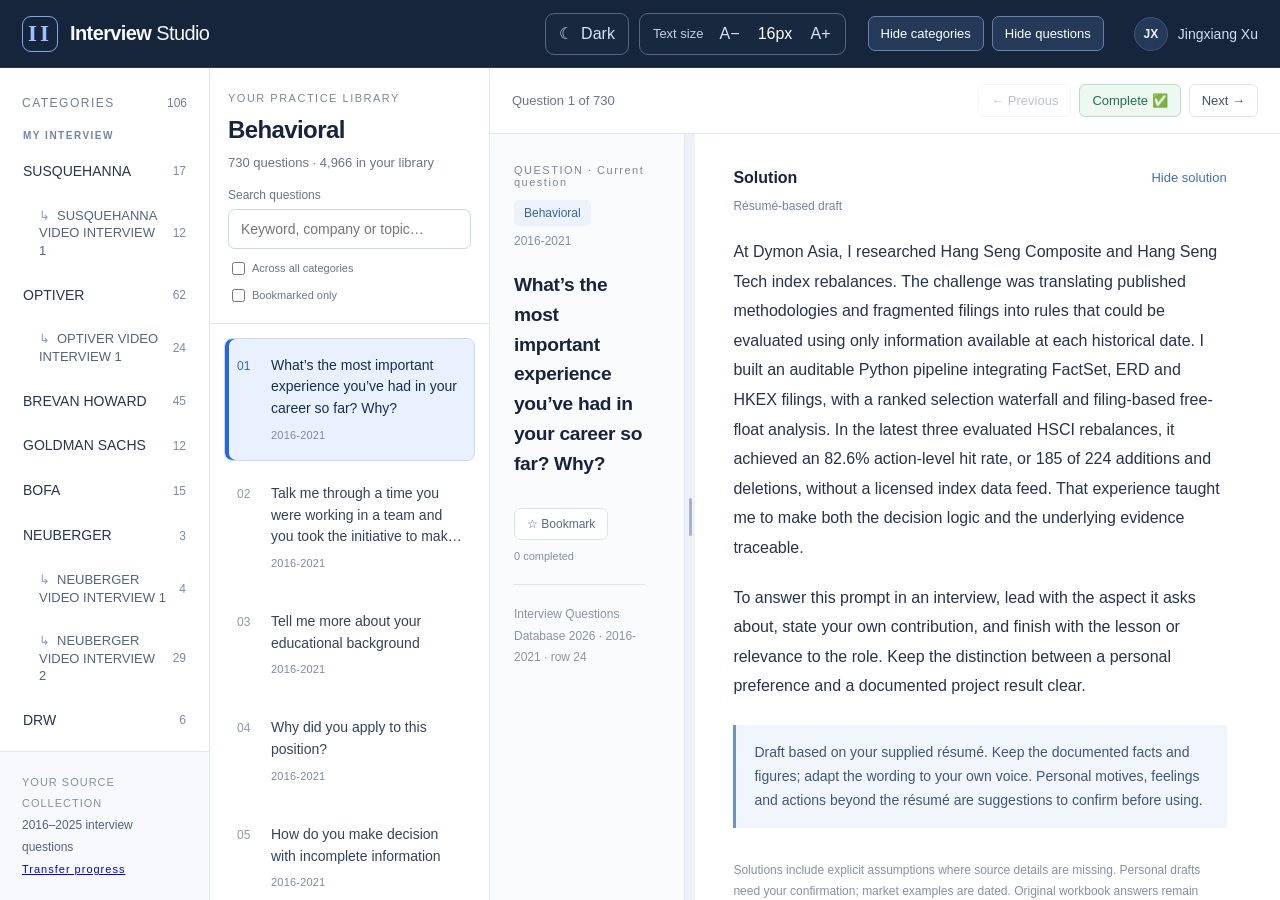
<file: index.html>
<!doctype html>
<html lang="en"><head><meta charset="utf-8"><meta name="viewport" content="width=device-width,initial-scale=1"><meta name="description" content="Jingxiang’s interview question library, with categorized questions and worked solutions."><title>Interview Studio · Jingxiang Xu</title><link rel="icon" type="image/svg+xml" href="data:image/svg+xml,%3Csvg xmlns='http://www.w3.org/2000/svg' viewBox='0 0 32 32'%3E%3Crect width='32' height='32' rx='8' fill='%23182337'/%3E%3Cpath d='M8 8h7v16H8m10-16h6v16h-6' stroke='%23a8c6ff' stroke-width='2' fill='none'/%3E%3C/svg%3E"><script>(()=>{try{const theme=localStorage.getItem('interview-theme-v1')||'light',size=Math.min(24,Math.max(13,Number(localStorage.getItem('interview-font-size-v1'))||16));document.documentElement.dataset.theme=theme;document.documentElement.style.setProperty('--reader-font-size',size+'px')}catch{document.documentElement.dataset.theme='light'}})();</script><link rel="stylesheet" href="style.css?v=20261113b"><script>window.MathJax={tex:{inlineMath:[["\\(","\\)"]],displayMath:[["\\[","\\]"]],packages:["base","ams","newcommand","noundefined","configmacros"]},svg:{fontCache:"local"},startup:{typeset:false},options:{enableMenu:false}};</script><link rel="preload" href="questions.js?v=20261126a" as="script"><style>#libraryStartup{margin:0;padding:.75rem 1rem;background:var(--surface-soft);color:var(--ink);border-bottom:1px solid var(--line)}#libraryStartup a{color:var(--accent)}</style><script src="my-interview.js" defer></script><script src="optiver.js?v=20261113a" defer></script><script src="optiver-vi-1.js?v=20261113a" defer></script><script src="brevan-howard.js?v=20261113a" defer></script><script src="goldman-sachs.js?v=20261113a" defer></script><script src="bofa.js?v=20261113a" defer></script><script src="susquehanna-vi-1.js?v=20261113a" defer></script><script src="neuberger.js?v=20261113a" defer></script><script src="neuberger-vi-1.js?v=20261113a" defer></script><script src="neuberger-vi-2.js?v=20261113a" defer></script><script src="drw.js?v=20261113a" defer></script><script src="squarepoint.js?v=20261113a" defer></script><script src="point72.js?v=20261113a" defer></script><script src="point72-interview-1.js?v=20261113b" defer></script><script src="point72-interview-2.js?v=20261124a" defer></script><script src="jefferies.js?v=20261113a" defer></script><script src="flow-traders.js?v=20261113a" defer></script><script src="invesco.js?v=20261113a" defer></script><script src="invesco-interview-2.js?v=20261113a" defer></script><script src="verition.js?v=20261113a" defer></script><script src="orie5600.js" defer></script><script src="akuna.js?v=20261126a" defer></script><script src="library-startup.js?v=20261126a" defer></script></head>
<body><a class="skip" href="#reader">Skip to question</a><header><div class="brand"><span class="brandmark">II</span><span>Interview<span class="brandlight"> Studio</span></span></div><div class="display-controls" aria-label="Display settings"><button id="themeToggle" class="theme-toggle" aria-pressed="false"><span id="themeIcon" aria-hidden="true">☾</span><span id="themeLabel">Dark</span></button><div class="text-size-control" aria-label="Reader text size"><span class="control-label">Text size</span><button id="fontDecrease" aria-label="Decrease text size">A−</button><output id="fontSize" aria-live="polite">16px</output><button id="fontIncrease" aria-label="Increase text size">A+</button></div></div><div class="panel-controls" aria-label="Navigation panels"><button id="toggleCategories" aria-controls="categoryPanel" aria-expanded="true">Hide categories</button><button id="toggleQuestions" aria-controls="questionPanel" aria-expanded="true">Hide questions</button></div><div class="profile"><span class="avatar">JX</span><span>Jingxiang Xu</span></div></header>
<div id="libraryStartup" role="status"><span id="libraryStartupMessage">Loading the question library…</span> <a id="libraryRetry" href="" hidden>Reload library</a><noscript> Enable JavaScript to open the question library.</noscript></div>
<div class="workspace"><aside id="categoryPanel" class="sidebar" aria-label="Question categories"><div class="sidebar-heading"><span>CATEGORIES</span><span id="categoryCount"></span></div><nav id="categories"></nav><div class="sidebar-foot">YOUR SOURCE COLLECTION<br><strong>2016–2025 interview questions</strong><br><a href="progress.html">Transfer progress</a></div></aside>
<section id="questionPanel" class="question-column" aria-label="Questions in selected category"><div class="list-heading"><p class="eyebrow">YOUR PRACTICE LIBRARY</p><h1 id="categoryTitle"></h1><p id="categorySummary"></p><label class="search-label" for="search">Search questions</label><input id="search" type="search" placeholder="Keyword, company or topic…" autocomplete="off"><div class="search-options"><label><input id="allSearch" type="checkbox"> Across all categories</label><label><input id="savedOnly" type="checkbox"> Bookmarked only</label></div></div><div class="question-list" id="questions"></div></section>
<main id="reader" tabindex="-1"><div class="reader-top"><span id="position"></span><div class="pager"><button id="previous" aria-label="Previous">← Previous</button><button id="reviewed" aria-pressed="false">Complete ✅</button><button id="next" aria-label="Next">Next →</button></div></div><article class="study-layout"><section class="prompt-pane" id="promptPane" aria-label="Current question" tabindex="0"><p class="eyebrow">QUESTION · Current question</p><div class="question-meta"><span id="questionCategory" class="pill"></span><span id="sourceYear"></span></div><h2 id="questionTitle"></h2><div id="questionBody" class="question-body" hidden></div><div id="company"></div><div class="study-actions"><button id="bookmark" aria-pressed="false">☆ Bookmark</button><span id="reviewCount"></span></div><footer class="provenance" id="provenance"></footer></section><div id="studyDivider" role="separator" tabindex="0" aria-label="Resize question and solution panes" aria-controls="promptPane solutionPane" aria-orientation="vertical" aria-valuemin="15" aria-valuemax="75" aria-valuenow="25" title="Drag to resize · Arrow keys to adjust · Double-click to reset"><span></span></div><section class="solution-pane" id="solutionPane" aria-label="Solution" tabindex="0"><div class="answer-heading"><h3 id="solutionHeading">Solution</h3><button id="toggleAnswer" aria-expanded="true" aria-controls="solutionContent">Hide solution</button></div><div id="solutionContent"><p id="answerKind"></p><div id="answer"></div><div id="personalNote" class="note" hidden></div><div id="references"></div></div><details id="original"><summary>Original workbook answer</summary><div id="originalContent"></div></details><p class="study-footnote">Solutions include explicit assumptions where source details are missing. Personal drafts need your confirmation; market examples are dated. Original workbook answers remain available for comparison.</p></section></article></main></div></body></html>
</file>
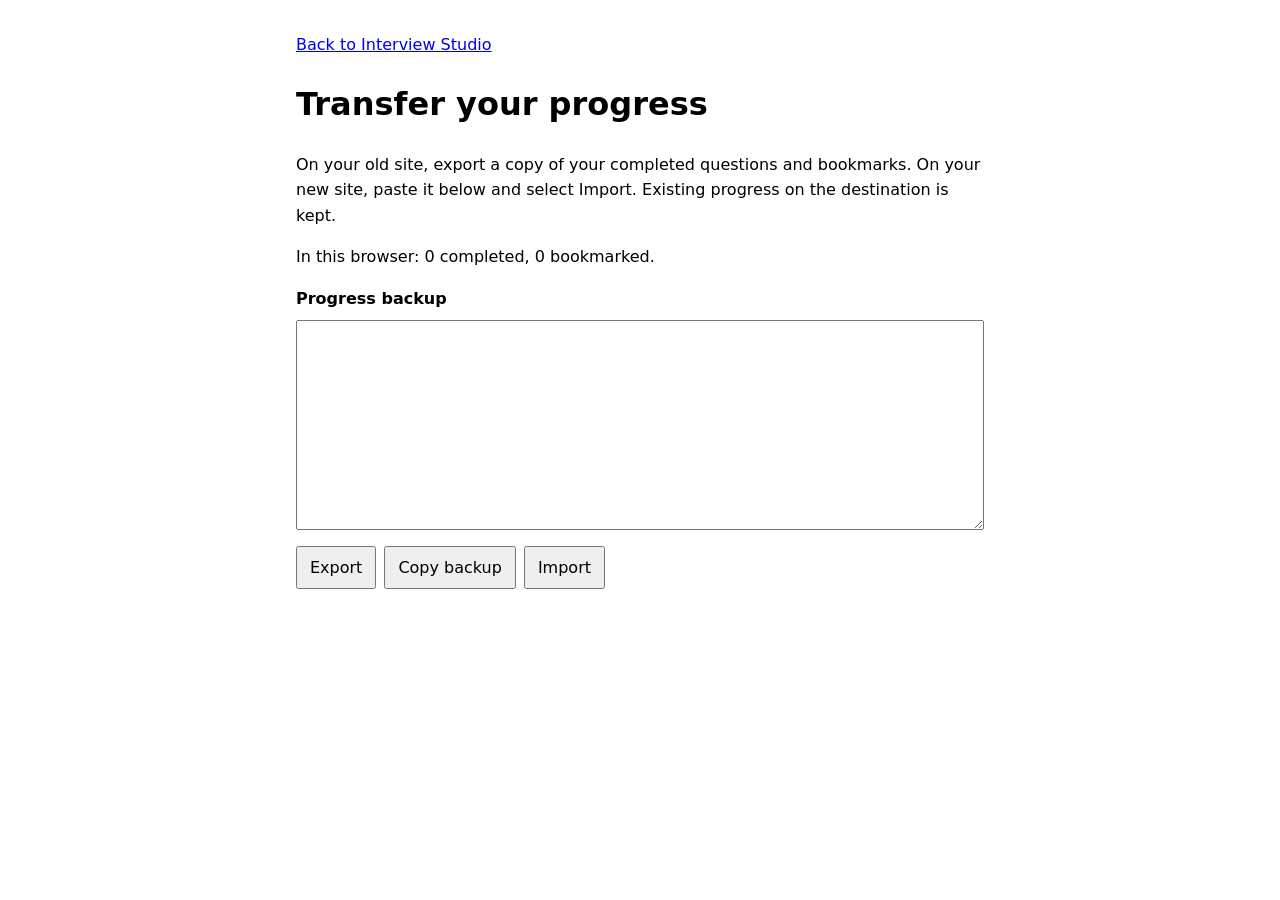
<file: progress.html>
<!doctype html>
<html lang="en">
<head>
  <meta charset="utf-8">
  <meta name="viewport" content="width=device-width, initial-scale=1">
  <title>Transfer progress · Interview Studio</title>
  <style>
    :root { color-scheme: light dark; font: 16px/1.6 system-ui, sans-serif; }
    body { margin: 2rem auto; max-width: 43rem; padding: 0 1rem; }
    label { display: block; font-weight: 600; }
    textarea { box-sizing: border-box; display: block; width: 100%; margin: .5rem 0 1rem; font: inherit; }
    button { font: inherit; padding: .4rem .75rem; cursor: pointer; }
    .actions { display: flex; flex-wrap: wrap; gap: .5rem; }
  </style>
  <script src="progress.js" defer></script>
</head>
<body>
  <main>
    <a href="./">Back to Interview Studio</a>
    <h1>Transfer your progress</h1>
    <p>On your old site, export a copy of your completed questions and bookmarks. On your new site, paste it below and select Import. Existing progress on the destination is kept.</p>
    <p id="current"></p>
    <label for="backup">Progress backup</label>
    <textarea id="backup" rows="8" spellcheck="false" autocomplete="off"></textarea>
    <div class="actions">
      <button id="export" type="button">Export</button>
      <button id="copy" type="button">Copy backup</button>
      <button id="import" type="button">Import</button>
    </div>
    <p id="status" role="status"></p>
  </main>
</body>
</html>
</file>
<file: style.css>
:root{font-family:Inter,-apple-system,BlinkMacSystemFont,"Segoe UI",sans-serif;color:#17243b;background:#f6f8fc;font-synthesis:none;--nav:#17253c;--blue:#245dc9;--muted:#69758a;--line:#e0e6ef}*{box-sizing:border-box}body{margin:0}button,a{-webkit-tap-highlight-color:transparent}button{font:inherit;cursor:pointer}button:focus-visible,a:focus-visible,summary:focus-visible{outline:3px solid #4b87ee;outline-offset:3px}.skip{position:absolute;top:-100px;z-index:9;background:white;padding:15px}.skip:focus{top:0}header{height:80px;background:white;border-bottom:1px solid var(--line);display:flex;align-items:center;padding:0 28px;gap:30px}.brand{display:flex;align-items:center;gap:12px;font-size:20px;font-weight:650;letter-spacing:-.6px}.brandmark{background:var(--nav);color:#bdd2ff;letter-spacing:3px;font-family:Georgia,serif;font-size:23px;width:36px;height:36px;display:grid;place-items:center;border-radius:9px}.brandlight{font-weight:400}.edition{font-size:12px;letter-spacing:1.5px;color:#7b8493;border-left:1px solid var(--line);padding-left:28px}.edition span{color:#304c7b;background:#edf3ff;padding:5px 8px;border-radius:5px;letter-spacing:0;margin-left:8px}.profile{margin-left:auto;display:flex;align-items:center;gap:10px;font-size:14px}.avatar{background:#eff3fa;border:1px solid #dce4f0;border-radius:50%;height:34px;width:34px;display:grid;place-items:center;font-size:12px;font-weight:650}.workspace{display:grid;grid-template-columns:244px 350px minmax(0,1fr);height:calc(100dvh - 80px)}.sidebar{background:var(--nav);color:#d6dfed;display:flex;flex-direction:column;min-height:0}.sidebar-heading{display:flex;justify-content:space-between;align-items:center;padding:28px 22px 16px;font-size:12px;letter-spacing:1.5px;color:#94a6c3}#categoryCount{letter-spacing:0;font-size:12px}nav{overflow:auto;padding:0 12px 24px;flex:1;scrollbar-width:thin;scrollbar-color:#54647c transparent}.category{background:none;color:#c4cede;border:0;border-radius:7px;display:flex;justify-content:space-between;align-items:center;text-align:left;gap:10px;width:100%;padding:12px 11px;font-size:14px;line-height:1.35;margin:2px 0}.category:hover{background:#243750}.category.active{background:#314f79;color:#fff;box-shadow:inset 3px 0 #9bbfff}.count{color:#94a8c6;font-size:12px;font-variant-numeric:tabular-nums}.active .count{color:#d7e6ff}.sidebar-foot{padding:20px 22px;border-top:1px solid #2e3c51;font-size:11px;letter-spacing:1px;line-height:1.9;color:#8093b1}.sidebar-foot strong{font-size:12px;letter-spacing:0;font-weight:400;color:#bdc9db}.question-column{background:#f7f9fc;display:flex;flex-direction:column;min-height:0;border-right:1px solid var(--line)}.list-heading{padding:28px 24px 20px;border-bottom:1px solid var(--line)}.eyebrow{color:#7c879a;font-size:11px;letter-spacing:1.5px;margin:0 0 12px}h1{font-size:24px;font-weight:650;letter-spacing:-.6px;line-height:1.2;margin:0 0 10px}#categorySummary{font-size:13px;margin:0;color:var(--muted)}.question-list{overflow-y:auto;flex:1;padding:14px;scrollbar-width:thin}.question-item{display:flex;gap:12px;background:transparent;border:1px solid transparent;width:100%;text-align:left;border-radius:8px;padding:16px 12px;color:#3d4a61;font-size:14px;line-height:1.55;margin-bottom:5px}.question-item:hover{background:#eaf0f8}.question-item.active{background:white;border-color:#cddbf2;box-shadow:0 3px 12px #1b37600a;color:#17345f}.q-number{font-size:12px;font-variant-numeric:tabular-nums;color:#8a99ae;padding-top:2px;min-width:22px}.active .q-number{color:#2b61b4}.q-title{display:-webkit-box;-webkit-line-clamp:3;-webkit-box-orient:vertical;overflow:hidden}.q-sub{display:block;font-size:11px;margin-top:7px;color:#7e8b9e;letter-spacing:.2px}main{background:white;overflow-y:auto;min-width:0}.reader-top{display:flex;justify-content:space-between;align-items:center;gap:10px;min-height:74px;border-bottom:1px solid var(--line);padding:15px 40px;font-size:13px;color:var(--muted)}.pager{display:flex;gap:8px}.pager button{background:white;border:1px solid var(--line);border-radius:6px;padding:8px 12px;color:#40526d;font-size:13px}.pager button:disabled{opacity:.35;cursor:default}article{max-width:930px;margin:auto;padding:42px 46px 60px}.question-meta{display:flex;align-items:center;gap:14px;font-size:12px;color:#8390a3}.pill{font-size:12px;color:#3765a3;background:#edf3fd;padding:6px 10px;border-radius:5px}h2{font-size:clamp(24px,2.1vw,32px);line-height:1.4;font-weight:600;letter-spacing:-.65px;margin:22px 0 18px;white-space:pre-line;overflow-wrap:anywhere}#company{font-size:13px;color:var(--muted);margin-bottom:30px}.answer-heading{display:flex;align-items:center;justify-content:space-between;gap:15px;border-top:1px solid var(--line);padding-top:26px;margin-top:32px}h3{font-size:16px;font-weight:650;margin:0}#toggleAnswer{color:#4670a9;background:none;border:0;font-size:13px;padding:6px 0}#answerKind{font-size:12px;color:#7183a0;margin:6px 0 24px}#answer{font-family:Georgia,"Times New Roman",serif;font-size:18px;line-height:1.8;color:#263750;overflow-wrap:anywhere}#answer p{margin:0 0 19px;white-space:pre-wrap}#answer pre{font:14px/1.7 ui-monospace,SFMono-Regular,Consolas,monospace;overflow:auto;padding:20px;background:#f1f5fa;border:1px solid #dce5f0;border-radius:8px;white-space:pre}#answer a,#references a{color:#245dc9}.note{background:#f1f5fc;border-left:3px solid #7192c2;padding:16px 18px;font-size:14px;line-height:1.7;margin:24px 0;color:#415779}details{border-top:1px solid var(--line);padding:19px 0;margin-top:28px;font-size:13px;color:#6b7c95}summary{cursor:pointer;line-height:1.5}#originalContent{white-space:pre-wrap;font-size:14px;line-height:1.7;margin-top:15px;color:#617086;overflow-wrap:anywhere}#references{font-size:13px;line-height:1.8;overflow-wrap:anywhere}#references a{display:block}.provenance{color:#8994a5;font-size:12px;line-height:1.8;border-top:1px solid var(--line);padding-top:19px;margin-top:22px}button{transition:background .15s} 

.search-label{display:block;font-size:12px;color:#65748b;margin:18px 0 7px}#search{width:100%;border:1px solid #ccd7e7;border-radius:7px;background:white;font-size:14px;padding:11px 12px;color:#17243b}#search:focus{outline:2px solid #80a7e7;outline-offset:1px}.search-options{display:flex;flex-wrap:wrap;gap:8px 14px;font-size:11px;color:#67768e;margin-top:10px}.search-options label{display:flex;align-items:center;gap:4px}.search-options input{accent-color:#315b9b}.study-actions{display:flex;gap:10px;align-items:center;flex-wrap:wrap}.study-actions button{border:1px solid #d9e2ee;background:#fff;border-radius:7px;padding:8px 12px;font-size:12px;color:#566a87}.study-actions button[aria-pressed=true]{background:#edf4ff;border-color:#b9cff0;color:#24539a}#reviewCount{font-size:11px;color:#8290a4;margin-left:auto}#answer h4{font:600 19px/1.5 Inter,-apple-system,BlinkMacSystemFont,'Segoe UI',sans-serif;letter-spacing:-.25px;color:#183c6c;border-top:1px solid #e0e8f3;padding-top:28px;margin:35px 0 18px}#answer a{font-size:15px}.study-footnote{font-size:12px;line-height:1.7;color:#8491a5;margin-top:32px}.empty{font-size:14px;line-height:1.7;color:#748299;padding:20px}.question-column{min-width:0}#answer code{font:inherit}

/* Equation typography and expanded reading */
#answer {font-family: -apple-system,BlinkMacSystemFont,"Segoe UI",sans-serif;font-size:16px;line-height:1.85;color:#27334a;}
#answer p {margin:0 0 1.25em;white-space:pre-wrap;overflow-wrap:break-word;}
mjx-container[jax="SVG"] {max-width:100%;font-size:105%!important;}
mjx-container[jax="SVG"][display="true"] {display:block;overflow-x:auto;overflow-y:hidden;padding:20px 18px;margin:22px 0!important;background:#f5f7fc;border:1px solid #e6ebf4;border-radius:10px;text-align:left!important;box-sizing:border-box;}
mjx-container[jax="SVG"] svg {max-width:none;}
#questionTitle mjx-container {font-size:95%!important;}
#answer pre {font-size:13px;line-height:1.65;white-space:pre;overflow-x:auto;}




/* Independent navigation and side-by-side study panes. */
[hidden]{display:none!important}
body{height:100dvh;overflow:hidden}
header{height:68px;padding:0 22px;gap:22px}
.panel-controls{display:flex;gap:8px;margin-left:auto}
.panel-controls button{padding:9px 12px;border:1px solid #d7e1ef;background:#f7f9fd;color:#35577f;border-radius:7px;font-size:13px;white-space:nowrap}
.panel-controls button[aria-expanded="true"]{background:#eaf1fc;border-color:#b9cdea}
.profile{margin-left:8px}
.workspace{display:flex;height:calc(100dvh - 68px);overflow:hidden}
.sidebar{flex:0 0 210px;min-width:0}
.question-column{flex:0 0 280px;min-width:0}
.list-heading{padding:24px 18px 18px}
#reader{flex:1;min-width:0;min-height:0;overflow:hidden;display:flex;flex-direction:column;container-type:inline-size}
.reader-top{flex:0 0 auto;min-height:66px;padding:12px 22px;flex-wrap:wrap;background:white;z-index:1}
.pager{flex-wrap:wrap}
.pager button{white-space:nowrap}
#reviewed{background:#edf8f1;color:#23714b;border-color:#b7dcc7}
#reviewed[aria-pressed="true"]{background:#23714b;color:white;border-color:#23714b}
.study-layout{display:grid;grid-template-columns:minmax(0,var(--question-share,25fr)) 10px minmax(0,var(--solution-share,75fr));flex:1;min-height:0;max-width:none;width:100%;margin:0;padding:0;overflow:hidden}
.prompt-pane,.solution-pane{min-width:0;min-height:0;overflow-y:auto;overscroll-behavior:contain;scrollbar-gutter:stable;padding:30px 24px 48px}
.prompt-pane{background:#fafbfd;border-right:1px solid var(--line)}
.solution-pane{padding:30px clamp(22px,3vw,56px) 60px}
.question-meta{flex-wrap:wrap;gap:8px}
h2{font-size:clamp(19px,1.5vw,25px);line-height:1.55;letter-spacing:-.3px}
.answer-heading{border:0;padding:0;margin:0 0 8px}
#reviewCount{margin-left:0}
#answer{font-size:16px}
#answer pre{max-width:100%}
@container(max-width:560px){.study-layout{grid-template-columns:minmax(0,1fr);grid-template-rows:minmax(0,var(--question-share,25fr)) 10px minmax(0,var(--solution-share,75fr))}.prompt-pane{border-right:0;border-bottom:1px solid var(--line);padding:18px}.solution-pane{padding:20px}.reader-top{padding:10px 14px;gap:8px}.pager{gap:5px}.pager button{padding:8px}h2{font-size:20px;margin:14px 0}.provenance{margin-top:15px}}
@media(max-width:1100px){.profile{display:none}.sidebar{flex-basis:180px}.question-column{flex-basis:250px}.sidebar-heading{padding:24px 14px 16px}.sidebar-foot{padding:16px 14px}.prompt-pane{padding:24px 18px}.solution-pane{padding:24px}.brand{font-size:18px}}
@media(max-width:600px){header{padding:0 10px;gap:10px}.brandlight,.brandmark{display:none}.brand{font-size:15px}.panel-controls{gap:5px}.panel-controls button{padding:9px 7px;font-size:12px}.sidebar,.question-column{position:absolute;top:68px;bottom:0;z-index:3;box-shadow:8px 0 28px #17253c30;width:260px}.question-column{z-index:2;left:0;width:290px}.sidebar{left:0}.study-layout{grid-template-columns:minmax(0,var(--question-share,25fr)) 10px minmax(0,var(--solution-share,75fr));grid-template-rows:minmax(0,1fr)}.prompt-pane,.solution-pane{padding:18px 12px}h2{font-size:17px}#answer{font-size:14px}.reader-top{padding:10px 12px}.pager button{font-size:12px;padding:8px}.question-meta{font-size:11px}.pill{padding:5px;font-size:11px}mjx-container[jax="SVG"][display="true"]{padding:12px 8px}}
@media(prefers-reduced-motion:reduce){*{transition:none!important;scroll-behavior:auto!important}}

#studyDivider{display:flex;align-items:center;justify-content:center;cursor:col-resize;touch-action:none;background:#eef2f8;min-height:0;min-width:0;outline-offset:-2px;z-index:1}
#studyDivider span{width:3px;height:38px;border-radius:4px;background:#a3b4cc;pointer-events:none}
#studyDivider:hover,#studyDivider:focus-visible,.resizing-study #studyDivider{background:#dce9ff;outline:2px solid #80a7e7}
.resizing-study,.resizing-study *{user-select:none!important}
@container(max-width:560px){#studyDivider{cursor:row-resize}#studyDivider span{width:38px;height:3px}}
@media(max-width:600px){#studyDivider{cursor:col-resize}#studyDivider span{width:3px;height:38px}}

/* Display controls and Quant Room inspired navigation. */
:root{--reader-font-size:16px;--surface:#fff;--surface-soft:#f7f9fd;--surface-active:#e9f1ff;--ink:#17243b;--ink-soft:#687994;--accent:#2768d7;--topbar:#17253c}
header{background:var(--topbar);color:#f7faff;border-color:#273a57}
.brand{flex:0 0 auto}.brandmark{background:transparent;border:1px solid #7ea8e9;color:#9fc2ff}.profile{color:#d3dded}.avatar{background:#253a59;border-color:#3d5578;color:#eaf1ff}
.display-controls{display:flex;align-items:center;gap:10px;margin-left:auto}.theme-toggle,.text-size-control{height:42px;border:1px solid #526985;border-radius:9px;background:#18283f;color:#d9e3f1}.theme-toggle{display:flex;align-items:center;gap:8px;padding:0 13px}.theme-toggle:hover,.text-size-control button:hover:not(:disabled){background:#243955}.text-size-control{display:flex;align-items:center;gap:10px;padding:0 8px 0 13px}.control-label{white-space:nowrap;color:#c3cee0;font-size:13px}.text-size-control button{border:0;background:transparent;color:#dce6f5;padding:7px 6px;border-radius:5px}.text-size-control button:disabled{color:#667792;cursor:default}.text-size-control output{min-width:39px;text-align:center;font-variant-numeric:tabular-nums;color:#fff}
.panel-controls{margin-left:0}.panel-controls button{background:#18283f;color:#dbe6f6;border-color:#526985}.panel-controls button[aria-expanded="true"]{background:#253a59;color:#fff;border-color:#6882a5}.panel-controls button:hover{background:#2d4566}
.sidebar{background:var(--surface);color:var(--ink);border-right:1px solid var(--line)}.sidebar-heading{color:#6f7f98}.category{color:#26364e;position:relative}.category:hover{background:#f0f4fa;color:#172b4b}.category.active,.category:first-of-type.active{background:var(--surface-active);color:#162d52;box-shadow:inset 4px 0 var(--accent)}.category:first-of-type{background:transparent;color:#26364e}.category:first-of-type:hover{background:#f0f4fa}.count,.active .count{color:#7c8ca5}.nav-section{color:#3972cd}.sidebar-foot{background:var(--surface-soft);border-color:var(--line);color:#8290a5}.sidebar-foot strong{color:#52637d}
.question-column{background:var(--surface);border-color:var(--line)}.list-heading{background:var(--surface);border-color:var(--line)}.question-list{background:var(--surface)}.question-item{color:#33435a;position:relative}.question-item:hover{background:#f0f4fa}.question-item.active{background:var(--surface-active);border-color:#ccdaf1;box-shadow:inset 4px 0 var(--accent);color:#162d52}.active .q-number{color:var(--accent)}
#answer,.question-body{font-size:var(--reader-font-size)}#answer pre,.question-body pre{font-size:clamp(12px,calc(var(--reader-font-size) - 2px),22px)}

:root[data-theme="dark"]{color-scheme:dark;--surface:#111c2d;--surface-soft:#162238;--surface-active:#203b62;--ink:#edf3fc;--ink-soft:#aebbd0;--line:#2c3c55;--accent:#79a9ff;--topbar:#0d1727;color:#edf3fc;background:#0d1625}
:root[data-theme="dark"] body,:root[data-theme="dark"] main{background:#0d1625;color:#edf3fc}
:root[data-theme="dark"] header{background:#0d1727;border-color:#263750}
:root[data-theme="dark"] .sidebar,:root[data-theme="dark"] .question-column,:root[data-theme="dark"] .list-heading,:root[data-theme="dark"] .question-list{background:var(--surface);border-color:var(--line)}
:root[data-theme="dark"] .category,:root[data-theme="dark"] .category:first-of-type{color:#d3ddec;background:transparent}
:root[data-theme="dark"] .category:hover,:root[data-theme="dark"] .category:first-of-type:hover{background:#1a2b44;color:#fff}
:root[data-theme="dark"] .category.active,:root[data-theme="dark"] .category:first-of-type.active{background:var(--surface-active);color:#fff;box-shadow:inset 4px 0 var(--accent)}
:root[data-theme="dark"] .count,:root[data-theme="dark"] .active .count{color:#9fb0c9}
:root[data-theme="dark"] .sidebar-foot{background:#0f1929;border-color:var(--line);color:#8798b2}:root[data-theme="dark"] .sidebar-foot strong{color:#b7c4d7}
:root[data-theme="dark"] .question-item{color:#cbd6e7}:root[data-theme="dark"] .question-item:hover{background:#192a43}:root[data-theme="dark"] .question-item.active{background:var(--surface-active);border-color:#35547d;color:#fff}
:root[data-theme="dark"] .reader-top,:root[data-theme="dark"] .prompt-pane,:root[data-theme="dark"] .solution-pane{background:#0f1929;color:#edf3fc;border-color:var(--line)}
:root[data-theme="dark"] .reader-top{background:#111c2d}:root[data-theme="dark"] h1,:root[data-theme="dark"] h2,:root[data-theme="dark"] h3{color:#f3f7fd}
:root[data-theme="dark"] #categorySummary,:root[data-theme="dark"] #company,:root[data-theme="dark"] .question-meta,:root[data-theme="dark"] .eyebrow,:root[data-theme="dark"] .q-sub,:root[data-theme="dark"] #answerKind,:root[data-theme="dark"] .provenance,:root[data-theme="dark"] .study-footnote{color:#98a9c1}
:root[data-theme="dark"] #search{background:#0d1727;border-color:#3a4c67;color:#edf3fc}:root[data-theme="dark"] #search::placeholder{color:#7f90a9}
:root[data-theme="dark"] .pager button,:root[data-theme="dark"] .study-actions button{background:#16243a;border-color:#3b4e6b;color:#dce7f7}:root[data-theme="dark"] .pager button:hover,:root[data-theme="dark"] .study-actions button:hover{background:#203450}
:root[data-theme="dark"] #reviewed{background:#173529;color:#9fe0bd;border-color:#286447}:root[data-theme="dark"] #reviewed[aria-pressed="true"]{background:#24734d;color:#fff}
:root[data-theme="dark"] .pill{background:#203a60;color:#b8d2ff}:root[data-theme="dark"] .question-body,:root[data-theme="dark"] #answer{color:#dbe5f3}
:root[data-theme="dark"] #answer h4,:root[data-theme="dark"] .question-body h4{color:#92b9fb;border-color:#2e405c}
:root[data-theme="dark"] .question-body code,:root[data-theme="dark"] #answer p code,:root[data-theme="dark"] #answer li code{background:#1b2a40;border-color:#334660;color:#cce0ff}
:root[data-theme="dark"] #answer pre,:root[data-theme="dark"] .question-body pre{background:#101b2b;border-color:#30425c;color:#e1ebf8}
:root[data-theme="dark"] mjx-container[jax="SVG"][display="true"]{background:#17243a;border-color:#2f4059}
:root[data-theme="dark"] #studyDivider{background:#1d2a3d}:root[data-theme="dark"] #studyDivider span{background:#6f86a7}:root[data-theme="dark"] #studyDivider:hover,:root[data-theme="dark"] #studyDivider:focus-visible{background:#263d5e}
:root[data-theme="dark"] details{border-color:var(--line);color:#aab9ce}:root[data-theme="dark"] .note{background:#192a42;color:#c7d5e8;border-color:#7099d5}

@media(max-width:900px){.control-label{display:none}.text-size-control{padding-left:7px;gap:5px}.display-controls{gap:6px}.theme-toggle{padding:0 10px}}
@media(max-width:600px){header{overflow-x:auto}.theme-toggle{width:38px;justify-content:center;padding:0}.theme-toggle #themeLabel{display:none}.text-size-control{height:38px}.display-controls{margin-left:auto}.panel-controls button{font-size:11px;padding:8px 6px}}
.nav-section{padding:18px 11px 7px;color:#7185a4;font-size:10px;letter-spacing:1.5px;font-weight:700}.nav-section:first-child{padding-top:4px}.category:first-of-type{color:#dceaff;background:#213753}.category:first-of-type.active{background:#315f91}.problem-diagram{display:block;width:min(100%,520px);height:auto;margin:26px auto 8px;color:#1f304a}.problem-diagram text{font:22px Georgia,serif;fill:#273750}.grid-box,.grid-line{fill:none;stroke:#66758a;stroke-width:2}.shade{fill:#aeb7c3;stroke:#66758a;stroke-width:2}.diagram-label{font:20px Inter,sans-serif!important}.mobile-line{fill:none;stroke:#66758a;stroke-width:3}.mobile-shape>*{stroke:#607086;stroke-width:2}.orange{fill:#f2b15e}.pink{fill:#efc3ca}.purple{fill:#8d84df}.green{fill:#79ce91}.gray{fill:#a7adb5}.red{fill:#ef6262}.yellow{fill:#f2d83d}
.question-image{display:block;width:100%;max-width:760px;max-height:520px;object-fit:contain;margin:24px auto;border:1px solid #d8e0ea;border-radius:14px;background:#fff}
.question-body{font-size:15px;line-height:1.72;color:#33435a;margin:0 0 24px}
.question-body p{margin:0 0 16px;white-space:pre-wrap;overflow-wrap:break-word}
.question-body h4{font-size:13px;line-height:1.4;text-transform:uppercase;letter-spacing:1px;color:#567099;margin:24px 0 12px}
.question-body ul,.question-body ol,#answer ul,#answer ol{margin:0 0 20px;padding-left:24px}
.question-body li,#answer li{margin:7px 0;padding-left:3px}
.question-body code,#answer p code,#answer li code{font:0.9em/1.4 ui-monospace,SFMono-Regular,Consolas,monospace;background:#eef2f7;border:1px solid #dfe6ef;border-radius:4px;padding:1px 5px;color:#243e64}
.question-body pre{font:13px/1.65 ui-monospace,SFMono-Regular,Consolas,monospace;overflow:auto;padding:18px;background:#f1f5fa;border:1px solid #dce5f0;border-radius:8px;white-space:pre}
.question-body mjx-container[jax="SVG"][display="true"]{margin:16px 0!important;padding:15px 12px}

/* Keep the display controls authoritative over legacy reader/navigation rules. */
.sidebar .category:first-of-type{background:transparent;color:#26364e}
.sidebar .category:first-of-type:hover{background:#f0f4fa;color:#172b4b}
.sidebar .category:first-of-type.active{background:var(--surface-active);color:#162d52;box-shadow:inset 4px 0 var(--accent)}
.sidebar .category.sub-category{padding-left:27px;font-size:13px;color:#53657e}
.sidebar .category.sub-category>span:first-child::before{content:'↳';margin-right:7px;color:#8aa0bd}
.sidebar .category.sub-category.active{color:#162d52}
#answer,.question-body{font-size:var(--reader-font-size)}
#answer pre,.question-body pre{font-size:clamp(12px,calc(var(--reader-font-size) - 2px),22px)}
:root[data-theme="dark"] .sidebar .category:first-of-type{background:transparent;color:#d3ddec}
:root[data-theme="dark"] .sidebar .category:first-of-type:hover{background:#1a2b44;color:#fff}
:root[data-theme="dark"] .sidebar .category:first-of-type.active{background:var(--surface-active);color:#fff;box-shadow:inset 4px 0 var(--accent)}
:root[data-theme="dark"] .sidebar .category.sub-category{color:#aebbd0}
:root[data-theme="dark"] .sidebar .category.sub-category.active{color:#fff}
</file>
